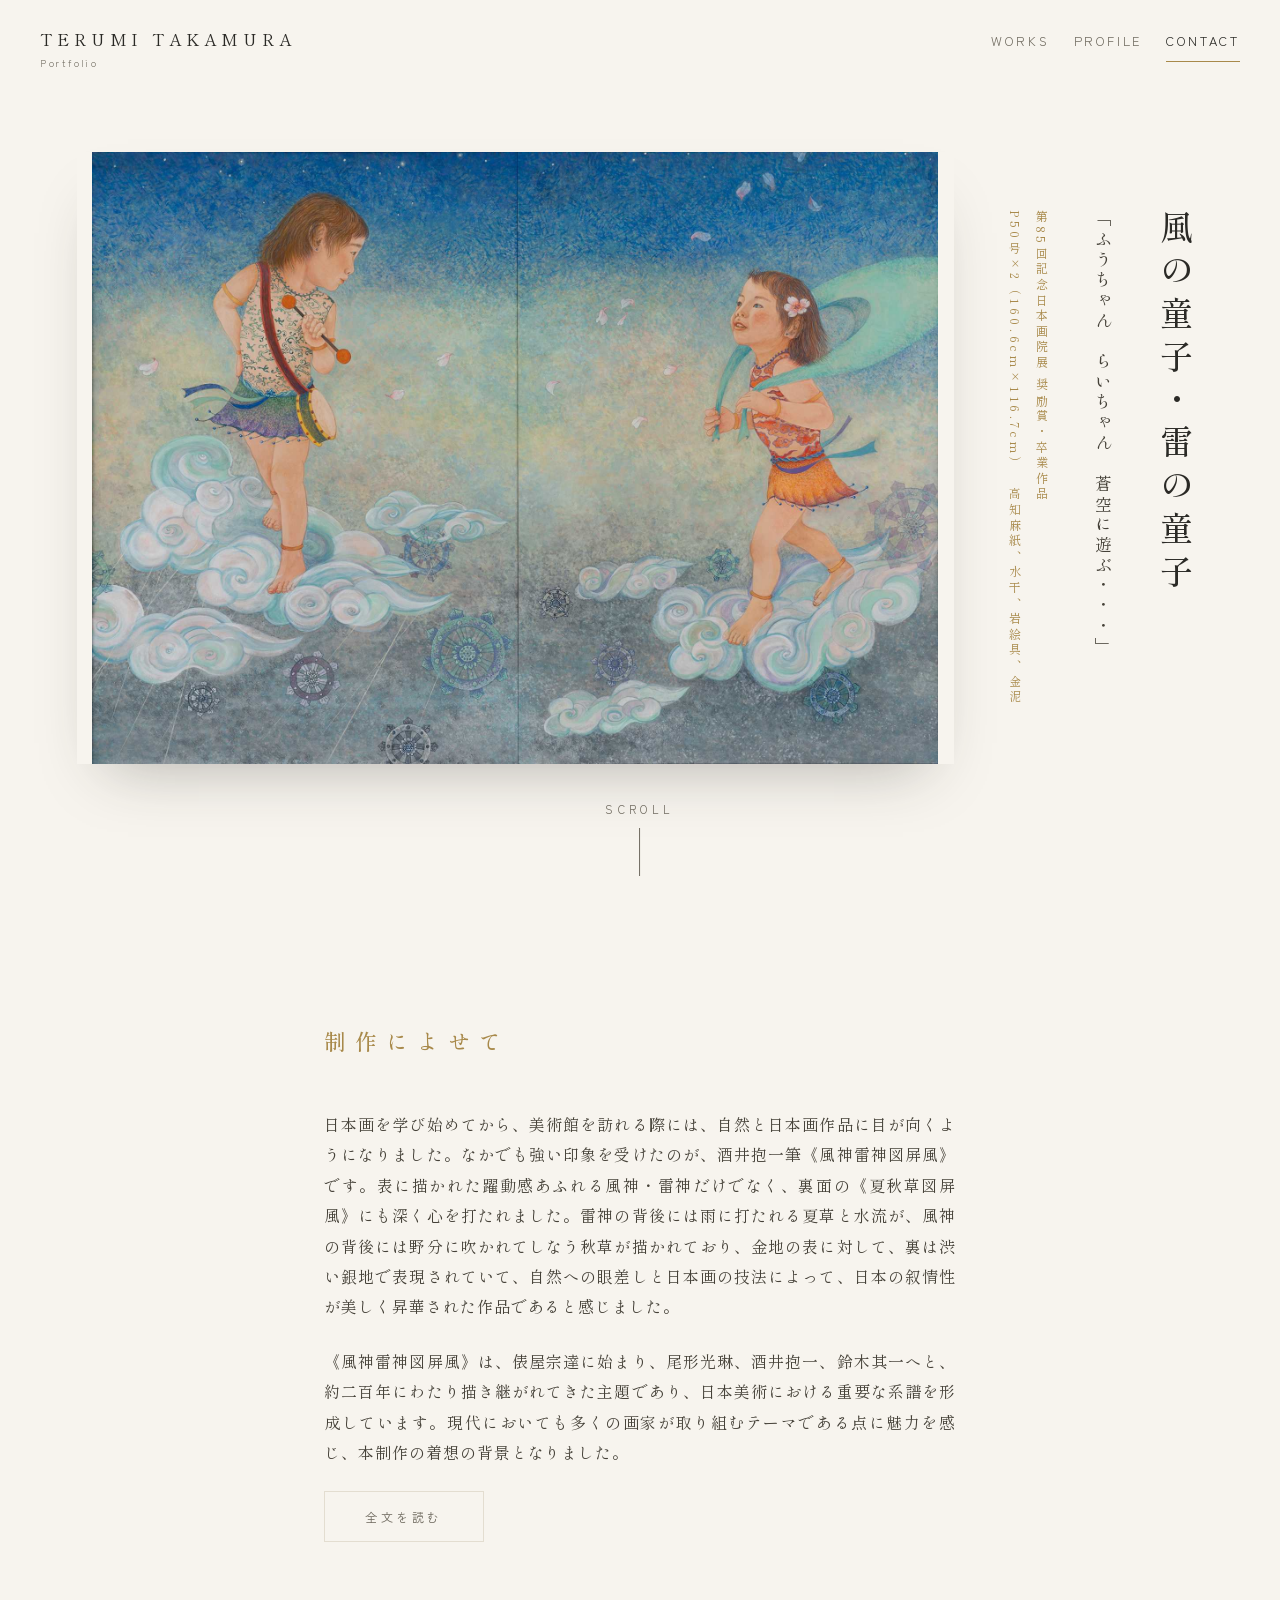
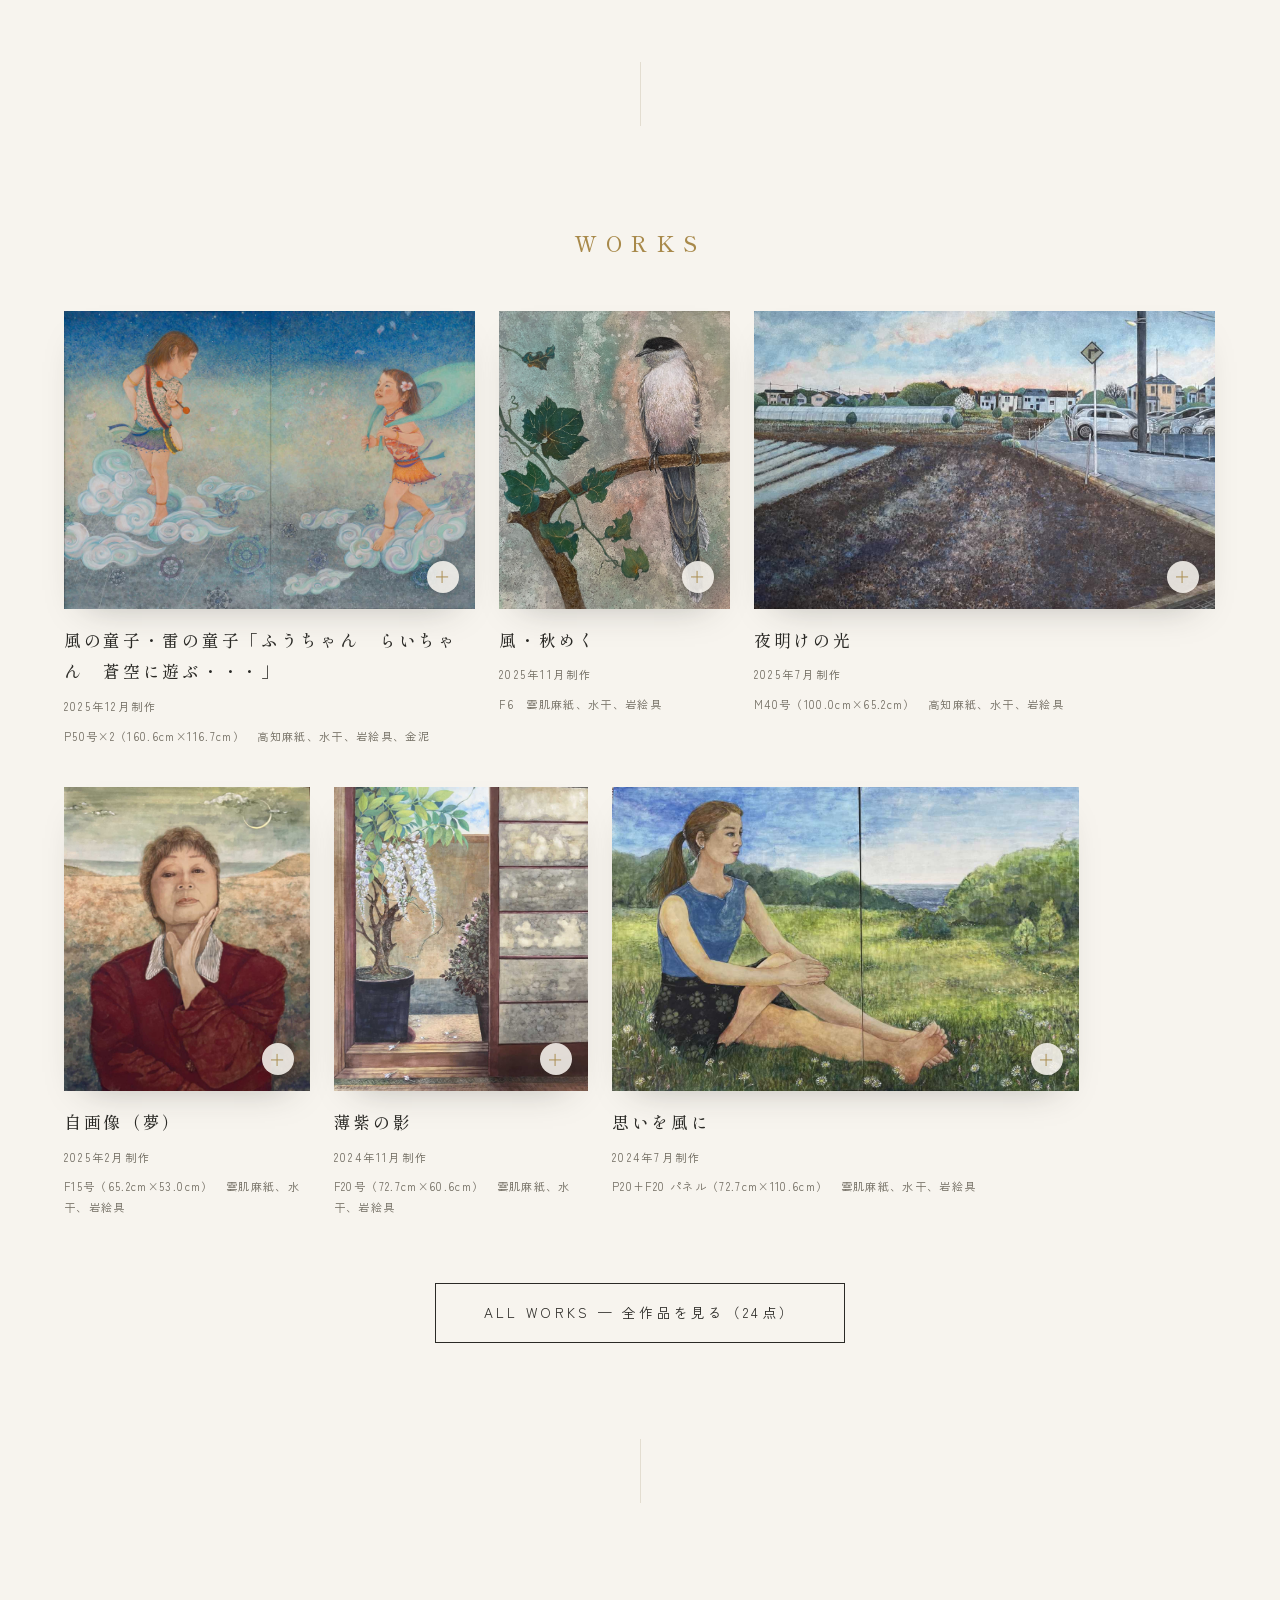
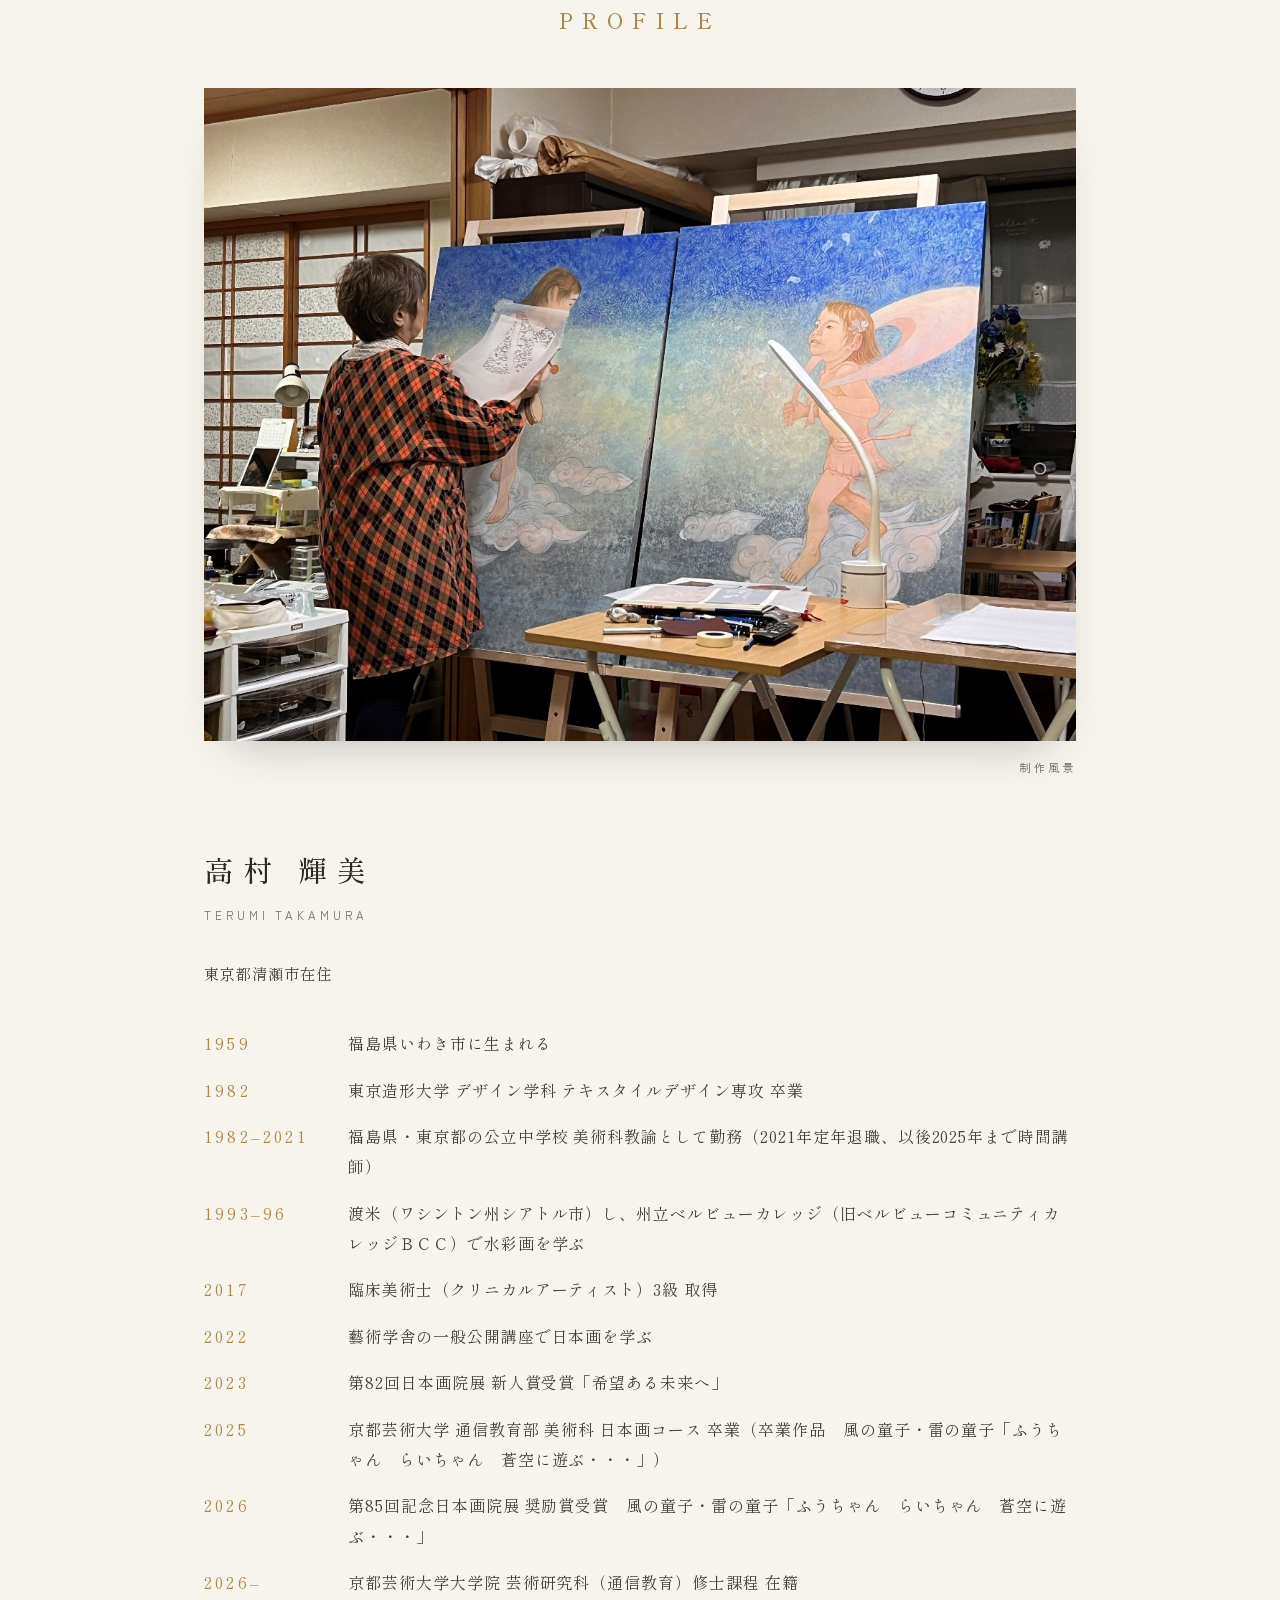
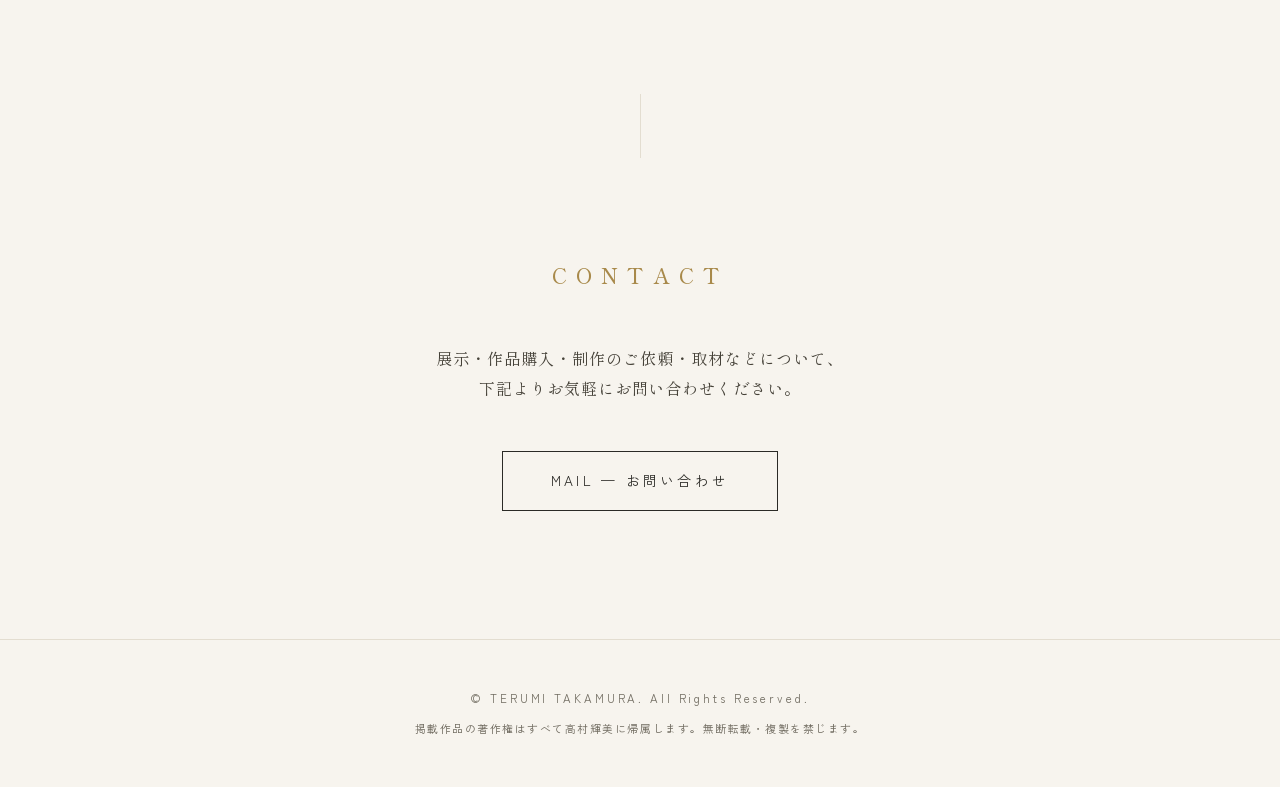
<file: index.html>
<!DOCTYPE html>
<html lang="ja">
<head>
<meta charset="UTF-8">
<meta name="viewport" content="width=device-width, initial-scale=1.0">
<title>高村輝美 — 日本画 | Terumi Takamura</title>
<meta name="description" content="日本画家・高村輝美のポートフォリオ。岩絵具と金泥による心象画の世界。">
<link rel="preconnect" href="https://fonts.googleapis.com">
<link href="https://fonts.googleapis.com/css2?family=Shippori+Mincho:wght@400;500;600&family=Zen+Kaku+Gothic+New:wght@300;400;500&display=swap" rel="stylesheet">
<meta name="robots" content="noai, noimageai">
<link rel="canonical" href="https://takamura-terumi.github.io/">
<meta property="og:type" content="website">
<meta property="og:title" content="高村輝美 — 日本画 | Terumi Takamura">
<meta property="og:description" content="日本画家・高村輝美のポートフォリオ。岩絵具と金泥による心象画の世界。">
<meta property="og:url" content="https://takamura-terumi.github.io/">
<meta property="og:image" content="https://takamura-terumi.github.io/assets/og.jpg">
<meta property="og:image:width" content="1200">
<meta property="og:image:height" content="630">
<meta name="twitter:card" content="summary_large_image">
<!--JSONLD:START-->
<script type="application/ld+json">{"@context": "https://schema.org", "@type": "Person", "name": "高村 輝美", "alternateName": "Terumi Takamura", "jobTitle": "日本画家", "url": "https://takamura-terumi.github.io/", "image": "https://takamura-terumi.github.io/assets/portrait.jpg", "description": "日本画家。水干絵具・岩絵具・金泥による心象画。"}</script>
<!--JSONLD:END-->
<link rel="icon" type="image/png" sizes="32x32" href="assets/favicon-32.png?v=2">
<link rel="icon" type="image/png" sizes="192x192" href="assets/favicon-192.png?v=2">
<link rel="apple-touch-icon" href="assets/apple-touch-icon.png?v=2">
<link rel="stylesheet" href="assets/style.css">
</head>
<body>

<header id="hd">
  <div class="brand"><a href="#top">TERUMI TAKAMURA<small>Portfolio</small></a></div>
  <nav id="nav">
    <a href="#works">WORKS</a>
    <a href="#profile">PROFILE</a>
    <a href="#contact">CONTACT</a>
  </nav>
  <button id="menu-btn" class="menu-btn" aria-label="メニューを開く" aria-expanded="false" aria-controls="nav">
    <span></span><span></span><span></span>
  </button>
</header>

<section class="hero" id="top">
  <img id="hero-img" alt="風の童子・雷の童子「ふうちゃん　らいちゃん　蒼空に遊ぶ・・・」">
  <div class="hero-title" id="hero-title"></div>
  <div class="scroll-hint">SCROLL</div>
</section>

<section class="statement reveal" id="statement">
  <h2 class="label">制作によせて</h2>
  <div id="stmt-lead"></div>
  <div id="stmt-more"></div>
  <button class="more-btn" id="more-btn">全文を読む</button>
</section>

<hr class="sep">

<section class="works" id="works">
  <h2 class="label reveal">WORKS</h2>
  <div class="grid" id="grid">
<!--WORKS:START-->
<div class="card reveal" style="transition-delay:0.0s"><div class="frame"><img src="assets/works/01_kaze_rai_no_doji.jpg" alt="風の童子・雷の童子「ふうちゃん　らいちゃん　蒼空に遊ぶ・・・」" width="1920" height="1388" loading="lazy"></div><div class="info"><h3>風の童子・雷の童子「ふうちゃん　らいちゃん　蒼空に遊ぶ・・・」</h3><div class="year">2025年12月制作</div><div class="spec">P50号×2（160.6cm×116.7cm）　高知麻紙、水干、岩絵具、金泥</div></div></div>
<div class="card reveal" style="transition-delay:0.08s"><div class="frame"><img src="assets/works/12_kaze_akimeku.jpg" alt="風・秋めく" width="1386" height="1786" loading="lazy"></div><div class="info"><h3>風・秋めく</h3><div class="year">2025年11月制作</div><div class="spec">F6　雲肌麻紙、水干、岩絵具</div></div></div>
<div class="card reveal" style="transition-delay:0.16s"><div class="frame"><img src="assets/works/08_yoake_no_hikari.jpg" alt="夜明けの光" width="1300" height="838" loading="lazy"></div><div class="info"><h3>夜明けの光</h3><div class="year">2025年7月制作</div><div class="spec">M40号（100.0cm×65.2cm）　高知麻紙、水干、岩絵具</div></div></div>
<div class="card reveal" style="transition-delay:0.0s"><div class="frame"><img src="assets/works/07_jigazou.jpg" alt="自画像（夢）" width="1300" height="1608" loading="lazy"></div><div class="info"><h3>自画像（夢）</h3><div class="year">2025年2月制作</div><div class="spec">F15号（65.2cm×53.0cm）　雲肌麻紙、水干、岩絵具</div></div></div>
<div class="card reveal" style="transition-delay:0.08s"><div class="frame"><img src="assets/works/06_usumurasaki_no_kage.jpg" alt="薄紫の影" width="1300" height="1554" loading="lazy"></div><div class="info"><h3>薄紫の影</h3><div class="year">2024年11月制作</div><div class="spec">F20号（72.7cm×60.6cm）　雲肌麻紙、水干、岩絵具</div></div></div>
<div class="card reveal" style="transition-delay:0.16s"><div class="frame"><img src="assets/works/05_omoi_wo_kaze_ni.jpeg" alt="思いを風に" width="1300" height="846" loading="lazy"></div><div class="info"><h3>思いを風に</h3><div class="year">2024年7月制作</div><div class="spec">P20+F20 パネル（72.7cm×110.6cm）　雲肌麻紙、水干、岩絵具</div></div></div>
<!--WORKS:END-->
</div>
  <div class="all-works reveal">
    <a href="works.html">ALL WORKS — 全作品を見る（<span id="all-count">24</span>点）</a>
  </div>
</section>

<hr class="sep">

<section class="profile reveal" id="profile">
  <h2 class="label">PROFILE</h2>
  <div class="profile-inner">
    <figure class="portrait-photo">
      <img src="assets/portrait.jpg" alt="アトリエで卒業作品を制作中の高村輝美" width="1215" height="911">
      <figcaption>制作風景</figcaption>
    </figure>
    <div class="bio">
      <div class="name">高村 輝美</div>
      <div class="romaji">TERUMI TAKAMURA</div>
      <p class="bio-lead">東京都清瀬市在住</p>
      <dl>
        <dt>1959</dt><dd>福島県いわき市に生まれる</dd>
        <dt>1982</dt><dd>東京造形大学 デザイン学科 テキスタイルデザイン専攻 卒業</dd>
        <dt>1982–2021</dt><dd>福島県・東京都の公立中学校 美術科教諭として勤務（2021年定年退職、以後2025年まで時間講師）</dd>
        <dt>1993–96</dt><dd>渡米（ワシントン州シアトル市）し、州立ベルビューカレッジ（旧ベルビューコミュニティカレッジＢＣＣ）で水彩画を学ぶ</dd>
        <dt>2017</dt><dd>臨床美術士（クリニカルアーティスト）3級 取得</dd>
        <dt>2022</dt><dd>藝術学舎の一般公開講座で日本画を学ぶ</dd>
        <dt>2023</dt><dd>第82回日本画院展 新人賞受賞「希望ある未来へ」</dd>
        <dt>2025</dt><dd>京都芸術大学 通信教育部 美術科 日本画コース 卒業（卒業作品　風の童子・雷の童子「ふうちゃん　らいちゃん　蒼空に遊ぶ・・・」）</dd>
        <dt>2026</dt><dd>第85回記念日本画院展 奨励賞受賞　風の童子・雷の童子「ふうちゃん　らいちゃん　蒼空に遊ぶ・・・」</dd>
        <dt>2026–</dt><dd>京都芸術大学大学院 芸術研究科（通信教育）修士課程 在籍</dd>
      </dl>
    </div>
  </div>
</section>

<hr class="sep">

<section class="contact reveal" id="contact">
  <h2 class="label">CONTACT</h2>
  <p>展示・作品購入・制作のご依頼・取材などについて、<br>下記よりお気軽にお問い合わせください。</p>
  <a class="mail" id="mail-link" href="#">MAIL — お問い合わせ</a>
</section>

<footer>© TERUMI TAKAMURA. All Rights Reserved.<span class="copyright-note">掲載作品の著作権はすべて高村輝美に帰属します。無断転載・複製を禁じます。</span></footer>

<dialog id="lb">
  <div class="lb">
    <div class="img-area"><img id="lb-img" alt=""></div>
    <aside>
      <h3 id="lb-title"></h3>
      <div class="subtitle" id="lb-sub"></div>
      <div class="year" id="lb-year"></div>
      <p id="lb-cap"></p>
    </aside>
  </div>
  <button class="lb-close" id="lb-close">CLOSE ✕</button>
  <div class="lb-nav">
    <button id="lb-prev" aria-label="前の作品">←</button>
    <button id="lb-next" aria-label="次の作品">→</button>
    <span class="lb-count" id="lb-count"></span>
  </div>
</dialog>

<script src="assets/site.js"></script>
<script>
fetch('works.json').then(r=>r.json()).then(data=>{
  const all = data.works;
  const featured = all.filter(w=>w.featured);
  const main = all.find(w=>w.id==='main') || all[0];

  // hero
  const heroImg=document.getElementById('hero-img');
  heroImg.src = main.file;
  heroImg.width = main.width;
  heroImg.height = main.height;
  const tp = main.title.split('「');
  document.getElementById('hero-title').innerHTML =
    `<div class="title-main">${tp[0]}</div>` +
    (tp[1] ? `<div class="title-sub">「${tp[1]}</div>` : '') +
    `<div class="award">${main.award}<br>${main.size}　${main.materials}</div>`;

  // statement（冒頭2段落＋残りは「全文を読む」）
  const paras = main.caption.split('\n').filter(t=>t.trim());
  const lead = document.getElementById('stmt-lead');
  const more = document.getElementById('stmt-more');
  paras.slice(0,2).forEach(t=>{const p=document.createElement('p');p.textContent=t;lead.appendChild(p);});
  paras.slice(2).forEach(t=>{const p=document.createElement('p');p.textContent=t;more.appendChild(p);});
  const btn=document.getElementById('more-btn');
  if(paras.length<=2) btn.style.display='none';
  btn.onclick=()=>{
    const open = more.classList.toggle('open');
    btn.textContent = open ? '閉じる' : '全文を読む';
  };

  // works（トップは厳選のみ。ライトボックスの前後送りも厳選内で循環）
  const grid=document.getElementById('grid');
  Site.buildGrid(grid, featured);
  Site.layoutGrid(grid, featured);
  Site.autoRelayout([[grid, featured]]);
  document.getElementById('all-count').textContent = all.length;

  Site.reveal();

  // 現在地ハイライト
  const secIds=['works','profile','contact'];
  const navLinks=[...document.querySelectorAll('#nav a')];
  const secIo=Site.hold(new IntersectionObserver(es=>{
    es.forEach(e=>{
      if(e.isIntersecting){
        navLinks.forEach(a=>a.classList.toggle('active',a.getAttribute('href')==='#'+e.target.id));
      }
    });
  },{rootMargin:'-40% 0px -55% 0px'}));
  secIds.forEach(id=>secIo.observe(document.getElementById(id)));
});

Site.initLightbox();
Site.chrome();

// メールアドレスは収集ボット対策でJS側で組み立てる
(()=>{
  const a = document.getElementById('mail-link');
  const u = 'terumimeister', d = 'gmail.com';
  a.href = 'mailto:' + u + String.fromCharCode(64) + d;
})();
</script>
</body>
</html>
</file>
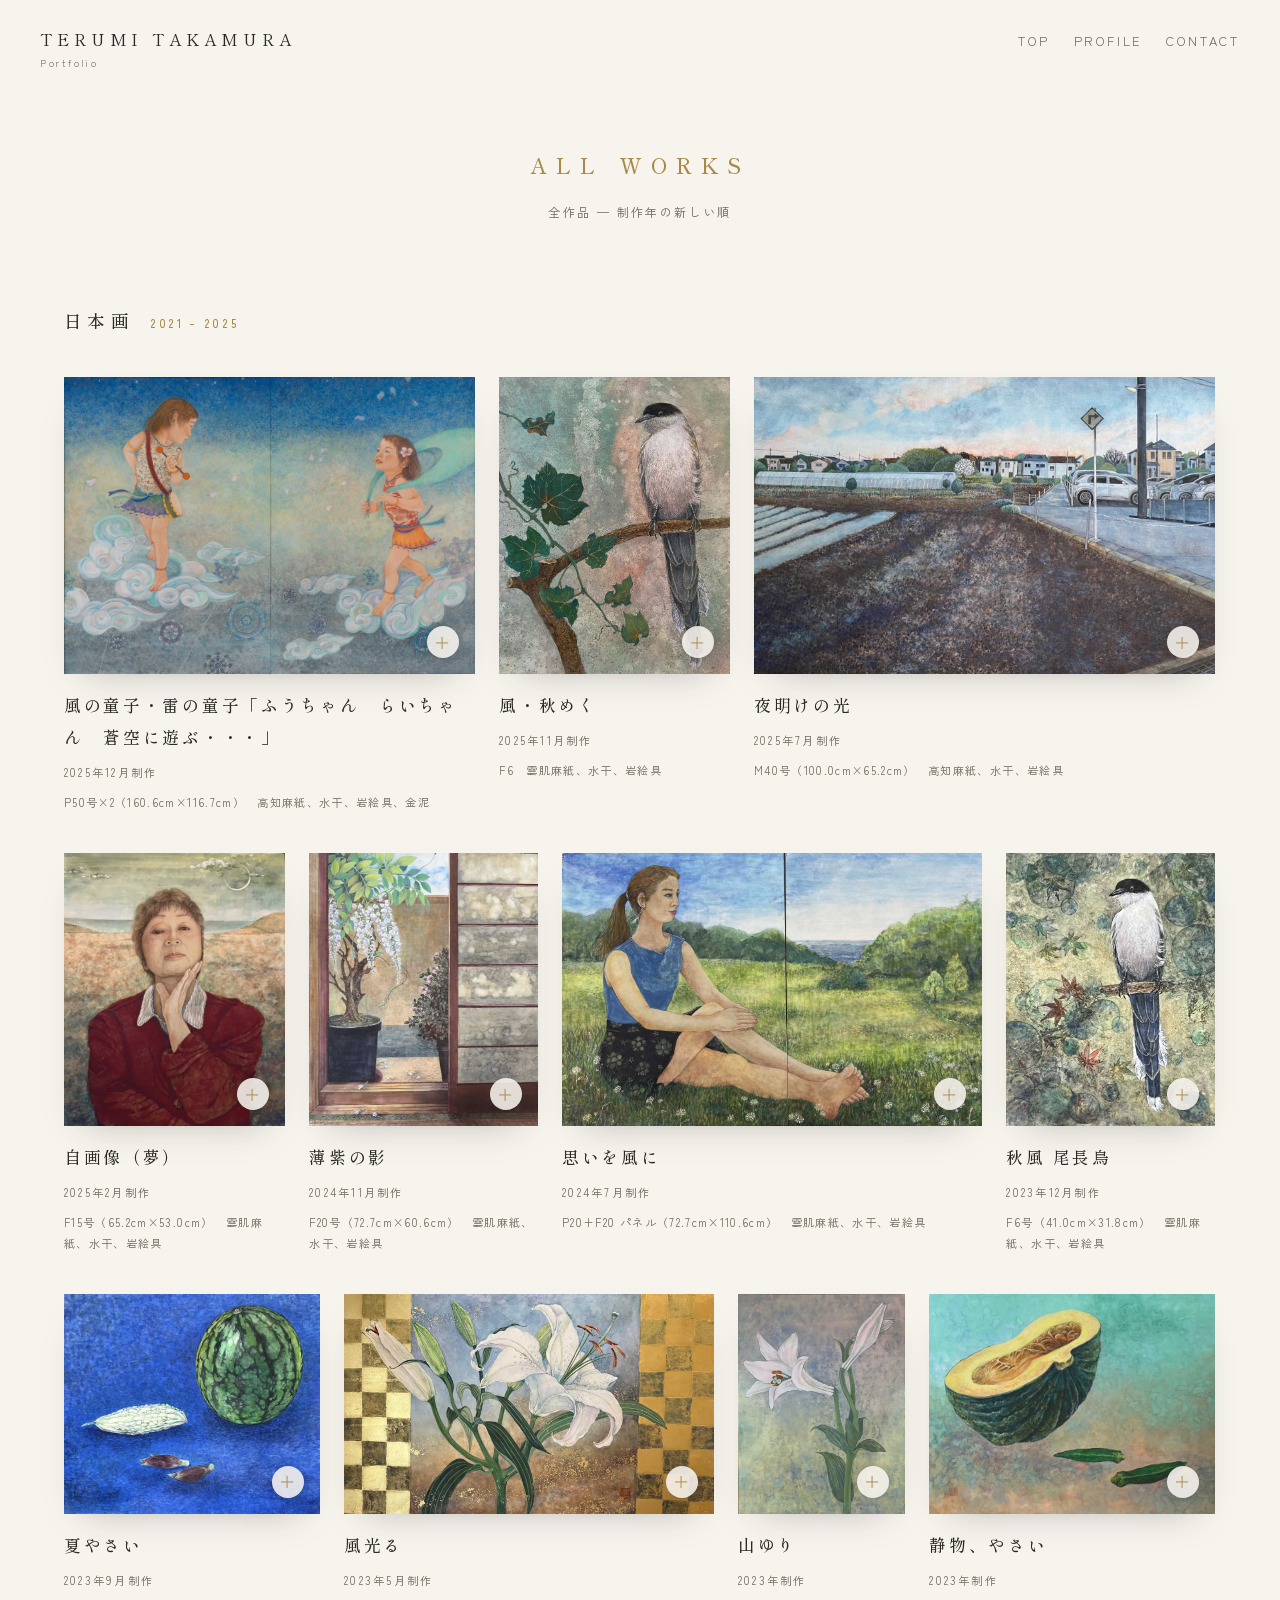
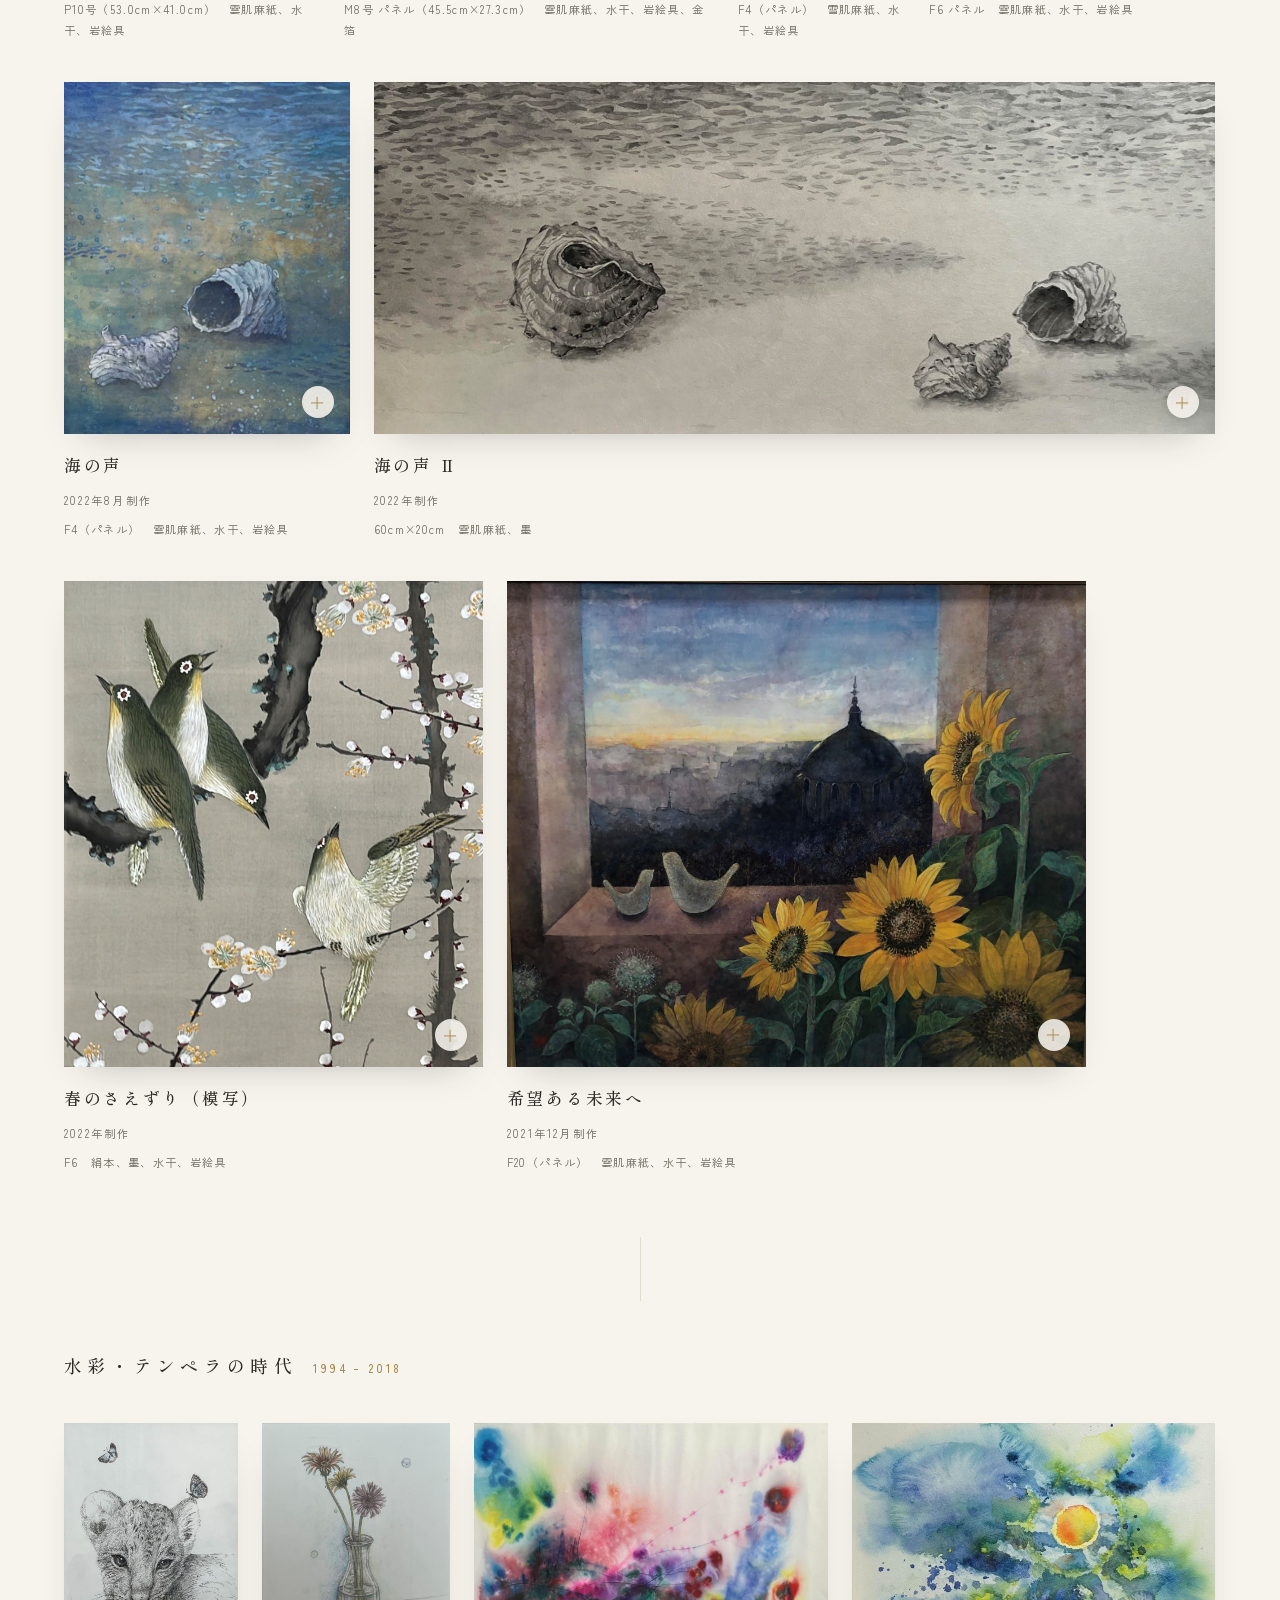
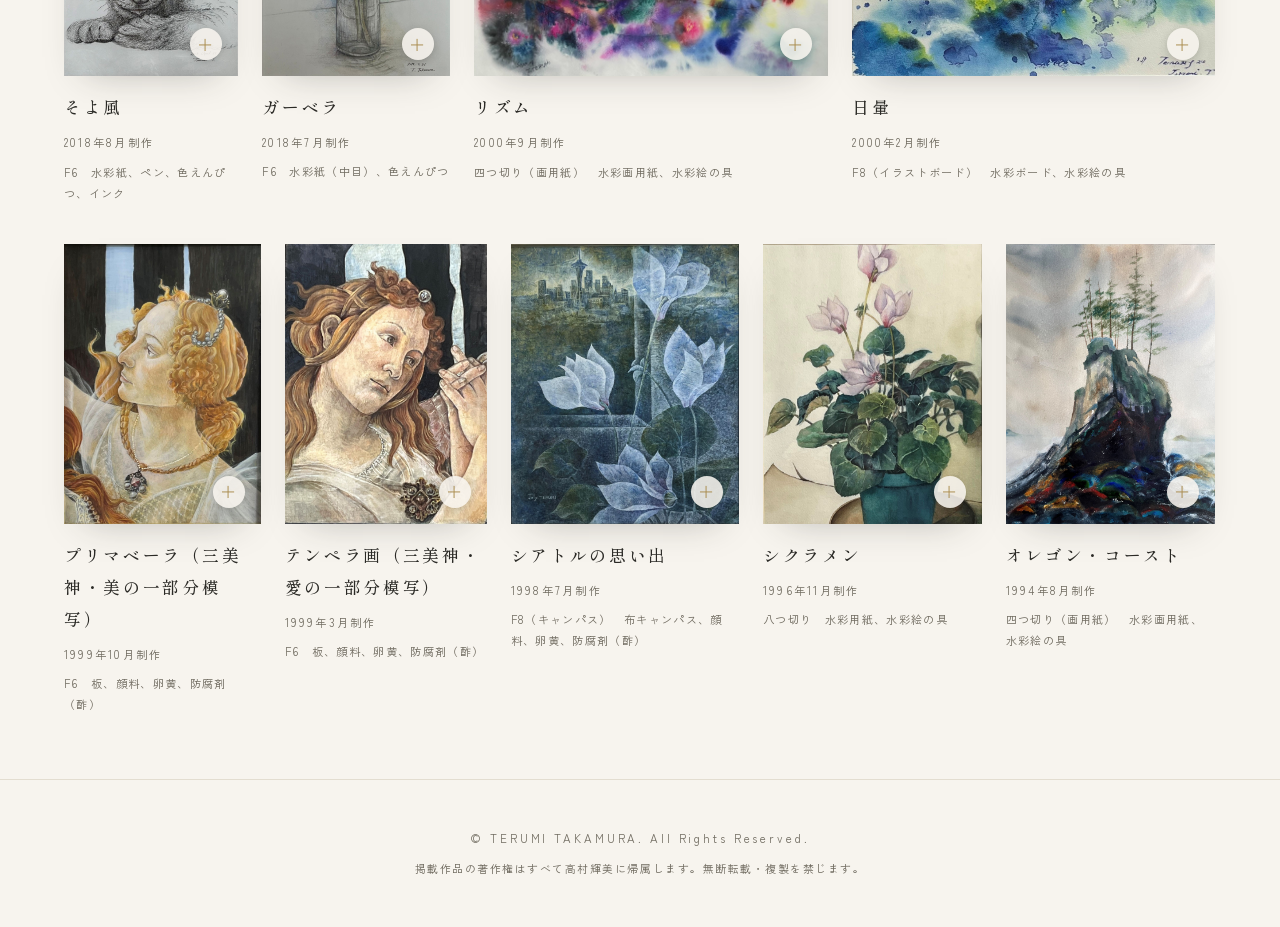
<file: works.html>
<!DOCTYPE html>
<html lang="ja">
<head>
<meta charset="UTF-8">
<meta name="viewport" content="width=device-width, initial-scale=1.0">
<title>全作品 | 高村輝美 — 日本画</title>
<meta name="description" content="日本画家・高村輝美の全作品一覧。日本画から、初期の水彩・テンペラ作品まで。">
<link rel="preconnect" href="https://fonts.googleapis.com">
<link href="https://fonts.googleapis.com/css2?family=Shippori+Mincho:wght@400;500;600&family=Zen+Kaku+Gothic+New:wght@300;400;500&display=swap" rel="stylesheet">
<meta name="robots" content="noai, noimageai">
<link rel="canonical" href="https://takamura-terumi.github.io/works.html">
<meta property="og:type" content="website">
<meta property="og:title" content="全作品 | 高村輝美 — 日本画">
<meta property="og:description" content="日本画家・高村輝美の全作品一覧。日本画から、初期の水彩・テンペラ作品まで。">
<meta property="og:url" content="https://takamura-terumi.github.io/works.html">
<meta property="og:image" content="https://takamura-terumi.github.io/assets/og.jpg">
<meta name="twitter:card" content="summary_large_image">
<!--JSONLD:START-->
<script type="application/ld+json">{"@context": "https://schema.org", "@type": "ItemList", "name": "高村輝美 全作品", "itemListElement": [{"@type": "ListItem", "position": 1, "item": {"@type": "VisualArtwork", "name": "風の童子・雷の童子「ふうちゃん　らいちゃん　蒼空に遊ぶ・・・」", "image": "https://takamura-terumi.github.io/assets/works/01_kaze_rai_no_doji.jpg", "dateCreated": "2025年12月", "creator": {"@type": "Person", "name": "高村 輝美"}}}, {"@type": "ListItem", "position": 2, "item": {"@type": "VisualArtwork", "name": "風・秋めく", "image": "https://takamura-terumi.github.io/assets/works/12_kaze_akimeku.jpg", "dateCreated": "2025年11月", "creator": {"@type": "Person", "name": "高村 輝美"}}}, {"@type": "ListItem", "position": 3, "item": {"@type": "VisualArtwork", "name": "夜明けの光", "image": "https://takamura-terumi.github.io/assets/works/08_yoake_no_hikari.jpg", "dateCreated": "2025年7月", "creator": {"@type": "Person", "name": "高村 輝美"}}}, {"@type": "ListItem", "position": 4, "item": {"@type": "VisualArtwork", "name": "自画像（夢）", "image": "https://takamura-terumi.github.io/assets/works/07_jigazou.jpg", "dateCreated": "2025年2月", "creator": {"@type": "Person", "name": "高村 輝美"}}}, {"@type": "ListItem", "position": 5, "item": {"@type": "VisualArtwork", "name": "薄紫の影", "image": "https://takamura-terumi.github.io/assets/works/06_usumurasaki_no_kage.jpg", "dateCreated": "2024年11月", "creator": {"@type": "Person", "name": "高村 輝美"}}}, {"@type": "ListItem", "position": 6, "item": {"@type": "VisualArtwork", "name": "思いを風に", "image": "https://takamura-terumi.github.io/assets/works/05_omoi_wo_kaze_ni.jpeg", "dateCreated": "2024年7月", "creator": {"@type": "Person", "name": "高村 輝美"}}}, {"@type": "ListItem", "position": 7, "item": {"@type": "VisualArtwork", "name": "秋風 尾長鳥", "image": "https://takamura-terumi.github.io/assets/works/04_akikaze_onagadori_2023.jpg", "dateCreated": "2023年12月", "creator": {"@type": "Person", "name": "高村 輝美"}}}, {"@type": "ListItem", "position": 8, "item": {"@type": "VisualArtwork", "name": "夏やさい", "image": "https://takamura-terumi.github.io/assets/works/02_natsu_yasai_2023.jpg", "dateCreated": "2023年9月", "creator": {"@type": "Person", "name": "高村 輝美"}}}, {"@type": "ListItem", "position": 9, "item": {"@type": "VisualArtwork", "name": "風光る", "image": "https://takamura-terumi.github.io/assets/works/03_kaze_hikaru.jpg", "dateCreated": "2023年5月", "creator": {"@type": "Person", "name": "高村 輝美"}}}, {"@type": "ListItem", "position": 10, "item": {"@type": "VisualArtwork", "name": "山ゆり", "image": "https://takamura-terumi.github.io/assets/works/10_yama_yuri.jpg", "dateCreated": "2023年", "creator": {"@type": "Person", "name": "高村 輝美"}}}, {"@type": "ListItem", "position": 11, "item": {"@type": "VisualArtwork", "name": "静物、やさい", "image": "https://takamura-terumi.github.io/assets/works/16_seibutsu_yasai.jpg", "dateCreated": "2023年", "creator": {"@type": "Person", "name": "高村 輝美"}}}, {"@type": "ListItem", "position": 12, "item": {"@type": "VisualArtwork", "name": "海の声", "image": "https://takamura-terumi.github.io/assets/works/11_shinsai_shoki_sakuhin.jpeg", "dateCreated": "2022年8月", "creator": {"@type": "Person", "name": "高村 輝美"}}}, {"@type": "ListItem", "position": 13, "item": {"@type": "VisualArtwork", "name": "海の声 Ⅱ", "image": "https://takamura-terumi.github.io/assets/works/14_umi_no_koe_2.jpg", "dateCreated": "2022年", "creator": {"@type": "Person", "name": "高村 輝美"}}}, {"@type": "ListItem", "position": 14, "item": {"@type": "VisualArtwork", "name": "春のさえずり（模写）", "image": "https://takamura-terumi.github.io/assets/works/15_haru_no_saezuri.jpg", "dateCreated": "2022年", "creator": {"@type": "Person", "name": "高村 輝美"}}}, {"@type": "ListItem", "position": 15, "item": {"@type": "VisualArtwork", "name": "希望ある未来へ", "image": "https://takamura-terumi.github.io/assets/works/13_kibo_aru_mirai_e.jpg", "dateCreated": "2021年12月", "creator": {"@type": "Person", "name": "高村 輝美"}}}, {"@type": "ListItem", "position": 16, "item": {"@type": "VisualArtwork", "name": "そよ風", "image": "https://takamura-terumi.github.io/assets/works/17_soyokaze.jpg", "dateCreated": "2018年8月", "creator": {"@type": "Person", "name": "高村 輝美"}}}, {"@type": "ListItem", "position": 17, "item": {"@type": "VisualArtwork", "name": "ガーベラ", "image": "https://takamura-terumi.github.io/assets/works/18_gerbera.jpg", "dateCreated": "2018年7月", "creator": {"@type": "Person", "name": "高村 輝美"}}}, {"@type": "ListItem", "position": 18, "item": {"@type": "VisualArtwork", "name": "リズム", "image": "https://takamura-terumi.github.io/assets/works/19_rhythm.jpg", "dateCreated": "2000年9月", "creator": {"@type": "Person", "name": "高村 輝美"}}}, {"@type": "ListItem", "position": 19, "item": {"@type": "VisualArtwork", "name": "日暈", "image": "https://takamura-terumi.github.io/assets/works/20_higasa.jpg", "dateCreated": "2000年2月", "creator": {"@type": "Person", "name": "高村 輝美"}}}, {"@type": "ListItem", "position": 20, "item": {"@type": "VisualArtwork", "name": "プリマベーラ（三美神・美の一部分模写）", "image": "https://takamura-terumi.github.io/assets/works/21_primavera.jpg", "dateCreated": "1999年10月", "creator": {"@type": "Person", "name": "高村 輝美"}}}, {"@type": "ListItem", "position": 21, "item": {"@type": "VisualArtwork", "name": "テンペラ画（三美神・愛の一部分模写）", "image": "https://takamura-terumi.github.io/assets/works/22_tempera.jpg", "dateCreated": "1999年3月", "creator": {"@type": "Person", "name": "高村 輝美"}}}, {"@type": "ListItem", "position": 22, "item": {"@type": "VisualArtwork", "name": "シアトルの思い出", "image": "https://takamura-terumi.github.io/assets/works/23_seattle.jpg", "dateCreated": "1998年7月", "creator": {"@type": "Person", "name": "高村 輝美"}}}, {"@type": "ListItem", "position": 23, "item": {"@type": "VisualArtwork", "name": "シクラメン", "image": "https://takamura-terumi.github.io/assets/works/24_cyclamen.jpg", "dateCreated": "1996年11月", "creator": {"@type": "Person", "name": "高村 輝美"}}}, {"@type": "ListItem", "position": 24, "item": {"@type": "VisualArtwork", "name": "オレゴン・コースト", "image": "https://takamura-terumi.github.io/assets/works/25_oregon_coast.jpg", "dateCreated": "1994年8月", "creator": {"@type": "Person", "name": "高村 輝美"}}}]}</script>
<!--JSONLD:END-->
<link rel="icon" type="image/png" sizes="32x32" href="assets/favicon-32.png?v=2">
<link rel="icon" type="image/png" sizes="192x192" href="assets/favicon-192.png?v=2">
<link rel="apple-touch-icon" href="assets/apple-touch-icon.png?v=2">
<link rel="stylesheet" href="assets/style.css">
</head>
<body>

<header id="hd">
  <div class="brand"><a href="index.html">TERUMI TAKAMURA<small>Portfolio</small></a></div>
  <nav id="nav">
    <a href="index.html">TOP</a>
    <a href="index.html#profile">PROFILE</a>
    <a href="index.html#contact">CONTACT</a>
  </nav>
  <button id="menu-btn" class="menu-btn" aria-label="メニューを開く" aria-expanded="false" aria-controls="nav">
    <span></span><span></span><span></span>
  </button>
</header>

<main class="page-works">
  <div class="works-head reveal">
    <h2 class="label">ALL WORKS</h2>
    <div class="lead">全作品 — 制作年の新しい順</div>
  </div>

  <section class="group">
    <h3 class="group-label reveal">日本画<small>2021 – 2025</small></h3>
    <div class="grid" id="grid-nihonga">
<!--NIHONGA:START-->
<div class="card reveal" style="transition-delay:0.0s"><div class="frame"><img src="assets/works/01_kaze_rai_no_doji.jpg" alt="風の童子・雷の童子「ふうちゃん　らいちゃん　蒼空に遊ぶ・・・」" width="1920" height="1388" loading="lazy"></div><div class="info"><h3>風の童子・雷の童子「ふうちゃん　らいちゃん　蒼空に遊ぶ・・・」</h3><div class="year">2025年12月制作</div><div class="spec">P50号×2（160.6cm×116.7cm）　高知麻紙、水干、岩絵具、金泥</div></div></div>
<div class="card reveal" style="transition-delay:0.08s"><div class="frame"><img src="assets/works/12_kaze_akimeku.jpg" alt="風・秋めく" width="1386" height="1786" loading="lazy"></div><div class="info"><h3>風・秋めく</h3><div class="year">2025年11月制作</div><div class="spec">F6　雲肌麻紙、水干、岩絵具</div></div></div>
<div class="card reveal" style="transition-delay:0.16s"><div class="frame"><img src="assets/works/08_yoake_no_hikari.jpg" alt="夜明けの光" width="1300" height="838" loading="lazy"></div><div class="info"><h3>夜明けの光</h3><div class="year">2025年7月制作</div><div class="spec">M40号（100.0cm×65.2cm）　高知麻紙、水干、岩絵具</div></div></div>
<div class="card reveal" style="transition-delay:0.0s"><div class="frame"><img src="assets/works/07_jigazou.jpg" alt="自画像（夢）" width="1300" height="1608" loading="lazy"></div><div class="info"><h3>自画像（夢）</h3><div class="year">2025年2月制作</div><div class="spec">F15号（65.2cm×53.0cm）　雲肌麻紙、水干、岩絵具</div></div></div>
<div class="card reveal" style="transition-delay:0.08s"><div class="frame"><img src="assets/works/06_usumurasaki_no_kage.jpg" alt="薄紫の影" width="1300" height="1554" loading="lazy"></div><div class="info"><h3>薄紫の影</h3><div class="year">2024年11月制作</div><div class="spec">F20号（72.7cm×60.6cm）　雲肌麻紙、水干、岩絵具</div></div></div>
<div class="card reveal" style="transition-delay:0.16s"><div class="frame"><img src="assets/works/05_omoi_wo_kaze_ni.jpeg" alt="思いを風に" width="1300" height="846" loading="lazy"></div><div class="info"><h3>思いを風に</h3><div class="year">2024年7月制作</div><div class="spec">P20+F20 パネル（72.7cm×110.6cm）　雲肌麻紙、水干、岩絵具</div></div></div>
<div class="card reveal" style="transition-delay:0.0s"><div class="frame"><img src="assets/works/04_akikaze_onagadori_2023.jpg" alt="秋風 尾長鳥" width="1300" height="1706" loading="lazy"></div><div class="info"><h3>秋風 尾長鳥</h3><div class="year">2023年12月制作</div><div class="spec">F6号（41.0cm×31.8cm）　雲肌麻紙、水干、岩絵具</div></div></div>
<div class="card reveal" style="transition-delay:0.08s"><div class="frame"><img src="assets/works/02_natsu_yasai_2023.jpg" alt="夏やさい" width="1300" height="1115" loading="lazy"></div><div class="info"><h3>夏やさい</h3><div class="year">2023年9月制作</div><div class="spec">P10号（53.0cm×41.0cm）　雲肌麻紙、水干、岩絵具</div></div></div>
<div class="card reveal" style="transition-delay:0.16s"><div class="frame"><img src="assets/works/03_kaze_hikaru.jpg" alt="風光る" width="1300" height="772" loading="lazy"></div><div class="info"><h3>風光る</h3><div class="year">2023年5月制作</div><div class="spec">M8号 パネル（45.5cm×27.3cm）　雲肌麻紙、水干、岩絵具、金箔</div></div></div>
<div class="card reveal" style="transition-delay:0.0s"><div class="frame"><img src="assets/works/10_yama_yuri.jpg" alt="山ゆり" width="1300" height="1706" loading="lazy"></div><div class="info"><h3>山ゆり</h3><div class="year">2023年制作</div><div class="spec">F4（パネル）　雪肌麻紙、水干、岩絵具</div></div></div>
<div class="card reveal" style="transition-delay:0.08s"><div class="frame"><img src="assets/works/16_seibutsu_yasai.jpg" alt="静物、やさい" width="1469" height="1129" loading="lazy"></div><div class="info"><h3>静物、やさい</h3><div class="year">2023年制作</div><div class="spec">F6 パネル　雲肌麻紙、水干、岩絵具</div></div></div>
<div class="card reveal" style="transition-delay:0.16s"><div class="frame"><img src="assets/works/11_shinsai_shoki_sakuhin.jpeg" alt="海の声" width="1300" height="1604" loading="lazy"></div><div class="info"><h3>海の声</h3><div class="year">2022年8月制作</div><div class="spec">F4（パネル）　雲肌麻紙、水干、岩絵具</div></div></div>
<div class="card reveal" style="transition-delay:0.0s"><div class="frame"><img src="assets/works/14_umi_no_koe_2.jpg" alt="海の声 Ⅱ" width="1571" height="658" loading="lazy"></div><div class="info"><h3>海の声 Ⅱ</h3><div class="year">2022年制作</div><div class="spec">60cm×20cm　雲肌麻紙、墨</div></div></div>
<div class="card reveal" style="transition-delay:0.08s"><div class="frame"><img src="assets/works/15_haru_no_saezuri.jpg" alt="春のさえずり（模写）" width="1412" height="1640" loading="lazy"></div><div class="info"><h3>春のさえずり（模写）</h3><div class="year">2022年制作</div><div class="spec">F6　絹本、墨、水干、岩絵具</div></div></div>
<div class="card reveal" style="transition-delay:0.16s"><div class="frame"><img src="assets/works/13_kibo_aru_mirai_e.jpg" alt="希望ある未来へ" width="1419" height="1191" loading="lazy"></div><div class="info"><h3>希望ある未来へ</h3><div class="year">2021年12月制作</div><div class="spec">F20（パネル）　雲肌麻紙、水干、岩絵具</div></div></div>
<!--NIHONGA:END-->
</div>
  </section>

  <hr class="sep">

  <section class="group">
    <h3 class="group-label reveal">水彩・テンペラの時代<small>1994 – 2018</small></h3>
    <div class="grid" id="grid-early">
<!--EARLY:START-->
<div class="card reveal" style="transition-delay:0.0s"><div class="frame"><img src="assets/works/17_soyokaze.jpg" alt="そよ風" width="1324" height="1927" loading="lazy"></div><div class="info"><h3>そよ風</h3><div class="year">2018年8月制作</div><div class="spec">F6　水彩紙、ペン、色えんぴつ、インク</div></div></div>
<div class="card reveal" style="transition-delay:0.08s"><div class="frame"><img src="assets/works/18_gerbera.jpg" alt="ガーベラ" width="1372" height="1851" loading="lazy"></div><div class="info"><h3>ガーベラ</h3><div class="year">2018年7月制作</div><div class="spec">F6　水彩紙（中目）、色えんぴつ</div></div></div>
<div class="card reveal" style="transition-delay:0.16s"><div class="frame"><img src="assets/works/19_rhythm.jpg" alt="リズム" width="1454" height="1041" loading="lazy"></div><div class="info"><h3>リズム</h3><div class="year">2000年9月制作</div><div class="spec">四つ切り（画用紙）　水彩画用紙、水彩絵の具</div></div></div>
<div class="card reveal" style="transition-delay:0.0s"><div class="frame"><img src="assets/works/20_higasa.jpg" alt="日暈" width="1446" height="1011" loading="lazy"></div><div class="info"><h3>日暈</h3><div class="year">2000年2月制作</div><div class="spec">F8（イラストボード）　水彩ボード、水彩絵の具</div></div></div>
<div class="card reveal" style="transition-delay:0.08s"><div class="frame"><img src="assets/works/21_primavera.jpg" alt="プリマベーラ（三美神・美の一部分模写）" width="1352" height="1925" loading="lazy"></div><div class="info"><h3>プリマベーラ（三美神・美の一部分模写）</h3><div class="year">1999年10月制作</div><div class="spec">F6　板、顔料、卵黄、防腐剤（酢）</div></div></div>
<div class="card reveal" style="transition-delay:0.16s"><div class="frame"><img src="assets/works/22_tempera.jpg" alt="テンペラ画（三美神・愛の一部分模写）" width="1409" height="1950" loading="lazy"></div><div class="info"><h3>テンペラ画（三美神・愛の一部分模写）</h3><div class="year">1999年3月制作</div><div class="spec">F6　板、顔料、卵黄、防腐剤（酢）</div></div></div>
<div class="card reveal" style="transition-delay:0.0s"><div class="frame"><img src="assets/works/23_seattle.jpg" alt="シアトルの思い出" width="1416" height="1734" loading="lazy"></div><div class="info"><h3>シアトルの思い出</h3><div class="year">1998年7月制作</div><div class="spec">F8（キャンパス）　布キャンパス、顔料、卵黄、防腐剤（酢）</div></div></div>
<div class="card reveal" style="transition-delay:0.08s"><div class="frame"><img src="assets/works/24_cyclamen.jpg" alt="シクラメン" width="1398" height="1789" loading="lazy"></div><div class="info"><h3>シクラメン</h3><div class="year">1996年11月制作</div><div class="spec">八つ切り　水彩用紙、水彩絵の具</div></div></div>
<div class="card reveal" style="transition-delay:0.16s"><div class="frame"><img src="assets/works/25_oregon_coast.jpg" alt="オレゴン・コースト" width="1451" height="1938" loading="lazy"></div><div class="info"><h3>オレゴン・コースト</h3><div class="year">1994年8月制作</div><div class="spec">四つ切り（画用紙）　水彩画用紙、水彩絵の具</div></div></div>
<!--EARLY:END-->
</div>
  </section>
</main>

<footer>© TERUMI TAKAMURA. All Rights Reserved.<span class="copyright-note">掲載作品の著作権はすべて高村輝美に帰属します。無断転載・複製を禁じます。</span></footer>

<dialog id="lb">
  <div class="lb">
    <div class="img-area"><img id="lb-img" alt=""></div>
    <aside>
      <h3 id="lb-title"></h3>
      <div class="subtitle" id="lb-sub"></div>
      <div class="year" id="lb-year"></div>
      <p id="lb-cap"></p>
    </aside>
  </div>
  <button class="lb-close" id="lb-close">CLOSE ✕</button>
  <div class="lb-nav">
    <button id="lb-prev" aria-label="前の作品">←</button>
    <button id="lb-next" aria-label="次の作品">→</button>
    <span class="lb-count" id="lb-count"></span>
  </div>
</dialog>

<script src="assets/site.js"></script>
<script>
fetch('works.json').then(r=>r.json()).then(data=>{
  const all = data.works;
  const yearOf = w => parseInt(w.year) || 0;
  const nihonga = all.filter(w=>yearOf(w)>=2021);
  const early   = all.filter(w=>yearOf(w)<2021);

  const g1=document.getElementById('grid-nihonga');
  const g2=document.getElementById('grid-early');
  // ライトボックスの前後送りは全作品を通しで循環
  Site.buildGrid(g1, nihonga, all);
  Site.buildGrid(g2, early, all);
  Site.layoutGrid(g1, nihonga);
  Site.layoutGrid(g2, early);
  Site.autoRelayout([[g1, nihonga],[g2, early]]);
  Site.reveal();
});

Site.initLightbox();
Site.chrome();
</script>
</body>
</html>
</file>
<file: assets/style.css>
/* ============================================================
   高村輝美 ポートフォリオ 共通スタイル
   ルール：余白は必ず8の倍数（--s1〜--s15 のトークンを使う）
   ============================================================ */
:root{
  --bg:#f7f4ee; --ink:#2b2a26; --sub:#6f6a5f; --gold:#a8894a; --line:#e3ddd0;
  --serif:'Shippori Mincho',serif; --sans:'Zen Kaku Gothic New',sans-serif;
  /* 8ptスペーシングスケール */
  --s1:8px; --s2:16px; --s3:24px; --s4:32px; --s5:40px; --s6:48px;
  --s8:64px; --s10:80px; --s12:96px; --s15:120px;
}
*{margin:0;padding:0;box-sizing:border-box}
html{scroll-behavior:smooth}
body{background:var(--bg);color:var(--ink);font-family:var(--serif);line-height:1.9;letter-spacing:.06em}
section{scroll-margin-top:80px}
/* 画像の保存抑止：ドラッグ保存・iOS長押し保存を無効化（完全防止ではなく抑止） */
img{user-select:none;-webkit-user-drag:none;-webkit-touch-callout:none}

footer .copyright-note{display:block;margin-top:var(--s1);font-size:.68rem;letter-spacing:.14em;color:var(--sub)}

/* ===== header ===== */
header{position:fixed;top:0;left:0;right:0;z-index:20;display:flex;justify-content:space-between;align-items:baseline;padding:var(--s3) var(--s5);transition:background .4s,box-shadow .4s}
header.scrolled{background:rgba(247,244,238,.92);backdrop-filter:blur(8px);box-shadow:0 1px 0 var(--line)}
.brand{font-size:1.02rem;letter-spacing:.3em;white-space:nowrap}
.brand a{color:inherit;text-decoration:none}
.brand small{display:block;font-family:var(--sans);font-size:.58rem;letter-spacing:.28em;color:var(--sub)}
nav{display:flex;gap:var(--s3)}
nav a{font-family:var(--sans);font-size:.8rem;letter-spacing:.22em;color:var(--sub);text-decoration:none;padding-bottom:8px;border-bottom:1px solid transparent;transition:color .3s,border-color .3s}
nav a:hover{color:var(--gold)}
nav a.active{color:var(--ink);border-color:var(--gold)}

/* ===== hamburger menu（モバイル） ===== */
.menu-btn{display:none;background:none;border:0;width:40px;height:40px;padding:0;cursor:pointer;position:relative;z-index:21}
.menu-btn span{position:absolute;left:6px;right:6px;height:1px;background:var(--ink);transition:transform .35s cubic-bezier(.22,.61,.36,1),opacity .25s}
.menu-btn span:nth-child(1){top:15px}
.menu-btn span:nth-child(2){top:20px}
.menu-btn span:nth-child(3){top:25px}
.menu-btn.open span:nth-child(1){transform:translateY(5px) rotate(45deg)}
.menu-btn.open span:nth-child(2){opacity:0}
.menu-btn.open span:nth-child(3){transform:translateY(-5px) rotate(-45deg)}

/* ===== hero ===== */
.hero{min-height:100vh;display:grid;grid-template-columns:1fr auto;gap:var(--s6);align-items:center;padding:112px clamp(24px,6vw,80px) var(--s12);position:relative}
.hero img{width:100%;max-height:68vh;object-fit:contain;box-shadow:0 30px 60px -30px rgba(43,42,38,.35)}
.hero-title{writing-mode:vertical-rl;height:auto;max-height:68vh;display:flex;flex-direction:column;align-items:flex-start;gap:var(--s4)}
.hero-title .title-main{font-size:clamp(1.5rem,2.6vw,2.25rem);font-weight:500;letter-spacing:.3em;line-height:1.6}
.hero-title .title-sub{font-size:clamp(.85rem,1.3vw,1.05rem);letter-spacing:.2em;line-height:1.9;color:#454138}
.hero-title .award{font-size:.75rem;color:var(--gold);letter-spacing:.3em;line-height:2.2}
.scroll-hint{position:absolute;bottom:var(--s3);left:50%;transform:translateX(-50%);font-family:var(--sans);font-size:.7rem;letter-spacing:.4em;color:var(--sub)}
.scroll-hint::after{content:"";display:block;width:1px;height:var(--s6);background:var(--sub);margin:var(--s1) auto 0;animation:drop 2.2s infinite}
@keyframes drop{0%{transform:scaleY(0);transform-origin:top}45%{transform:scaleY(1);transform-origin:top}55%{transform:scaleY(1);transform-origin:bottom}100%{transform:scaleY(0);transform-origin:bottom}}

/* ===== statement ===== */
.statement{max-width:680px;margin:0 auto;padding:var(--s15) var(--s3)}
h2.label{font-family:var(--serif);font-size:1.35rem;color:var(--gold);letter-spacing:.42em;margin-bottom:var(--s6);font-weight:500}
.statement p{font-size:1rem;color:#454138;text-align:justify;margin-bottom:var(--s3)}
#stmt-more{display:none}
#stmt-more.open{display:block}
.more-btn{display:inline-block;background:none;border:1px solid var(--line);color:var(--sub);font-family:var(--sans);font-size:.75rem;letter-spacing:.3em;padding:var(--s2) var(--s5);cursor:pointer;transition:border-color .3s,color .3s}
.more-btn:hover{border-color:var(--gold);color:var(--gold)}
hr.sep{border:0;width:1px;height:var(--s8);background:var(--line);margin:0 auto}

/* ===== works ===== */
.works{max-width:1280px;margin:0 auto;padding:var(--s12) clamp(24px,5vw,80px)}
.works h2.label{text-align:center}
.grid{display:flex;flex-wrap:wrap;gap:var(--s5) var(--s3)}
.card{cursor:zoom-in;width:100%}
.card .frame{position:relative;overflow:hidden;background:#efeadf;box-shadow:0 16px 36px -22px rgba(43,42,38,.35)}
.card img{width:100%;height:auto;display:block;transition:transform .9s cubic-bezier(.22,.61,.36,1)}
.card:hover img{transform:scale(1.035)}
/* クリックできることを示す「＋」バッジ */
.frame::after{content:"＋";position:absolute;right:var(--s2);bottom:var(--s2);width:var(--s4);height:var(--s4);border-radius:50%;background:rgba(247,244,238,.88);color:var(--gold);font-family:var(--sans);font-size:1.05rem;display:flex;align-items:center;justify-content:center;line-height:1;box-shadow:0 2px 8px rgba(43,42,38,.22);transition:background .3s,color .3s,transform .3s}
.card:hover .frame::after{background:var(--gold);color:#fff;transform:scale(1.1)}
.card .info{padding:var(--s2) 0 0}
.card .info h3{font-size:1.05rem;font-weight:500;letter-spacing:.16em}
.card .info .year{font-family:var(--sans);font-size:.7rem;color:var(--sub);letter-spacing:.2em;margin-top:8px}
.card .info .spec{font-family:var(--sans);font-size:.7rem;color:var(--sub);letter-spacing:.12em;line-height:1.9;margin-top:8px}

/* ALL WORKS ボタン */
.all-works{display:flex;justify-content:center;margin-top:var(--s8)}
.all-works a{display:inline-block;font-family:var(--sans);font-size:.85rem;letter-spacing:.24em;color:var(--ink);text-decoration:none;border:1px solid var(--ink);padding:var(--s2) var(--s6);transition:background .3s,color .3s}
.all-works a:hover{background:var(--ink);color:var(--bg)}

/* ===== 全作品ページ ===== */
.page-works{padding-top:144px}
.works-head{text-align:center;margin-bottom:var(--s4)}
.works-head h2.label{margin-bottom:var(--s2)}
.works-head .lead{font-family:var(--sans);font-size:.75rem;letter-spacing:.2em;color:var(--sub)}
.group{max-width:1280px;margin:0 auto;padding:var(--s6) clamp(24px,5vw,80px) var(--s8)}
h3.group-label{font-family:var(--serif);font-size:1.1rem;font-weight:500;letter-spacing:.3em;margin-bottom:var(--s5)}
h3.group-label small{font-family:var(--sans);font-size:.7rem;color:var(--gold);letter-spacing:.24em;margin-left:var(--s2)}

/* ===== lightbox ===== */
dialog{border:0;background:rgba(24,23,20,.97);width:100vw;height:100vh;max-width:100vw;max-height:100vh;padding:0}
.lb{display:grid;grid-template-columns:1fr 350px;height:100vh}
.lb .img-area{display:flex;align-items:center;justify-content:center;padding:5vh 3vw;min-width:0}
.lb .img-area img{max-width:100%;max-height:88vh;object-fit:contain;box-shadow:0 40px 90px -40px #000}
.lb aside{background:#221f1b;color:#e9e4d8;padding:var(--s10) var(--s5) var(--s12);overflow-y:auto}
.lb aside h3{font-size:1.4rem;font-weight:500;letter-spacing:.2em}
.lb aside .subtitle{font-size:.85rem;color:#bdb7a9;letter-spacing:.14em;margin-top:8px}
.lb aside .subtitle:empty{display:none}
.lb aside .year{font-family:var(--sans);font-size:.72rem;color:#c9a45c;letter-spacing:.24em;margin:var(--s2) 0 var(--s4);line-height:2}
.lb aside p{font-size:.88rem;line-height:2.2;color:#bdb7a9;text-align:justify}
.lb-close{position:fixed;top:var(--s3);right:var(--s4);background:none;border:0;color:#e9e4d8;font-family:var(--sans);font-size:.75rem;letter-spacing:.3em;cursor:pointer;z-index:2}
.lb-close:hover{color:#c9a45c}
.lb-nav{position:fixed;bottom:var(--s3);left:var(--s4);display:flex;gap:var(--s2);align-items:center}
.lb-nav button{background:none;border:1px solid #4a463e;color:#e9e4d8;width:var(--s6);height:var(--s6);border-radius:50%;cursor:pointer;font-size:1rem;transition:border-color .3s}
.lb-nav button:hover{border-color:#c9a45c}
.lb-count{font-family:var(--sans);font-size:.7rem;letter-spacing:.24em;color:#8d877b}

/* ===== profile ===== */
.profile{max-width:920px;margin:0 auto;padding:var(--s12) var(--s3)}
.profile h2.label{text-align:center}
.profile-inner{display:grid;grid-template-columns:1fr;gap:var(--s8)}
.portrait-photo{margin:0}
.portrait-photo img{width:100%;height:auto;display:block;box-shadow:0 24px 48px -28px rgba(43,42,38,.35)}
.portrait-photo figcaption{font-family:var(--sans);font-size:.7rem;letter-spacing:.28em;color:var(--sub);margin-top:var(--s2);text-align:right}
.profile .name{font-size:1.8rem;font-weight:500;letter-spacing:.34em;margin-bottom:8px}
.profile .romaji{font-family:var(--sans);font-size:.72rem;letter-spacing:.34em;color:var(--sub);margin-bottom:var(--s4)}
.profile .bio-lead{font-size:.95rem;color:#454138;margin-bottom:var(--s5)}
.profile dl{display:grid;grid-template-columns:9em 1fr;row-gap:var(--s2);font-size:1rem}
.profile dt{color:var(--gold);letter-spacing:.2em}
.profile dd{color:#454138}
.profile .note{margin-top:var(--s5);font-family:var(--sans);font-size:.75rem;color:var(--sub);letter-spacing:.12em;line-height:2.2}

/* ===== contact ===== */
.contact{max-width:640px;margin:0 auto;padding:var(--s12) var(--s3) 128px;text-align:center}
.contact p{font-size:1rem;color:#454138;margin-bottom:var(--s6)}
.contact .mail{display:inline-block;font-family:var(--sans);font-size:.85rem;letter-spacing:.24em;color:var(--ink);text-decoration:none;border:1px solid var(--ink);padding:var(--s2) var(--s6);transition:background .3s,color .3s}
.contact .mail:hover{background:var(--ink);color:var(--bg)}

footer{border-top:1px solid var(--line);padding:var(--s6) var(--s5);text-align:center;font-family:var(--sans);font-size:.72rem;letter-spacing:.25em;color:var(--sub)}

/* ===== reveal ===== */
.reveal{opacity:0;transform:translateY(32px);transition:opacity 1.1s cubic-bezier(.22,.61,.36,1),transform 1.1s cubic-bezier(.22,.61,.36,1)}
.reveal.on{opacity:1;transform:none}

/* ===== responsive ===== */
/* モバイルのライトボックス：詳細を消さず、画像の下に縦積みで表示 */
@media (max-width:860px){
  dialog{overflow-y:auto}
  .lb{display:block;height:auto;min-height:100vh}
  .lb .img-area{padding:72px var(--s2) var(--s2)}
  .lb .img-area img{max-height:56vh;margin:0 auto;display:block}
  .lb aside{padding:var(--s4) var(--s3) 136px}
  .lb-nav button{background:rgba(24,23,20,.78)}
  .lb-count{background:rgba(24,23,20,.78);padding:var(--s1);border-radius:var(--s3)}
}
@media (max-width:760px){
  .hero{grid-template-columns:1fr;padding-top:96px}
  .hero-title{writing-mode:horizontal-tb;height:auto;max-height:none}
  .profile-inner{gap:40px}
  .profile .name,.profile .romaji{text-align:center}
  .profile dl{grid-template-columns:1fr;row-gap:.2em}
  .profile dt{margin-top:1.2em}
}
@media (max-width:700px){
  header{padding:var(--s2) var(--s3);align-items:center}
  .brand{font-size:.9rem}
  .brand small{display:none}
  .menu-btn{display:block}
  nav#nav{
    position:fixed;inset:0;
    display:flex;flex-direction:column;align-items:center;justify-content:center;gap:var(--s6);
    background:var(--bg);
    transform:translateY(-100%);opacity:0;visibility:hidden;
    transition:transform .45s cubic-bezier(.22,.61,.36,1),opacity .35s,visibility 0s .45s;
  }
  nav#nav.open{transform:translateY(0);opacity:1;visibility:visible;transition:transform .45s cubic-bezier(.22,.61,.36,1),opacity .35s,visibility 0s}
  nav#nav a{font-size:1.1rem;letter-spacing:.3em;padding-bottom:0;border-bottom:0}
  h2.label{font-size:1.15rem}
  .page-works{padding-top:112px}
}
</file>
